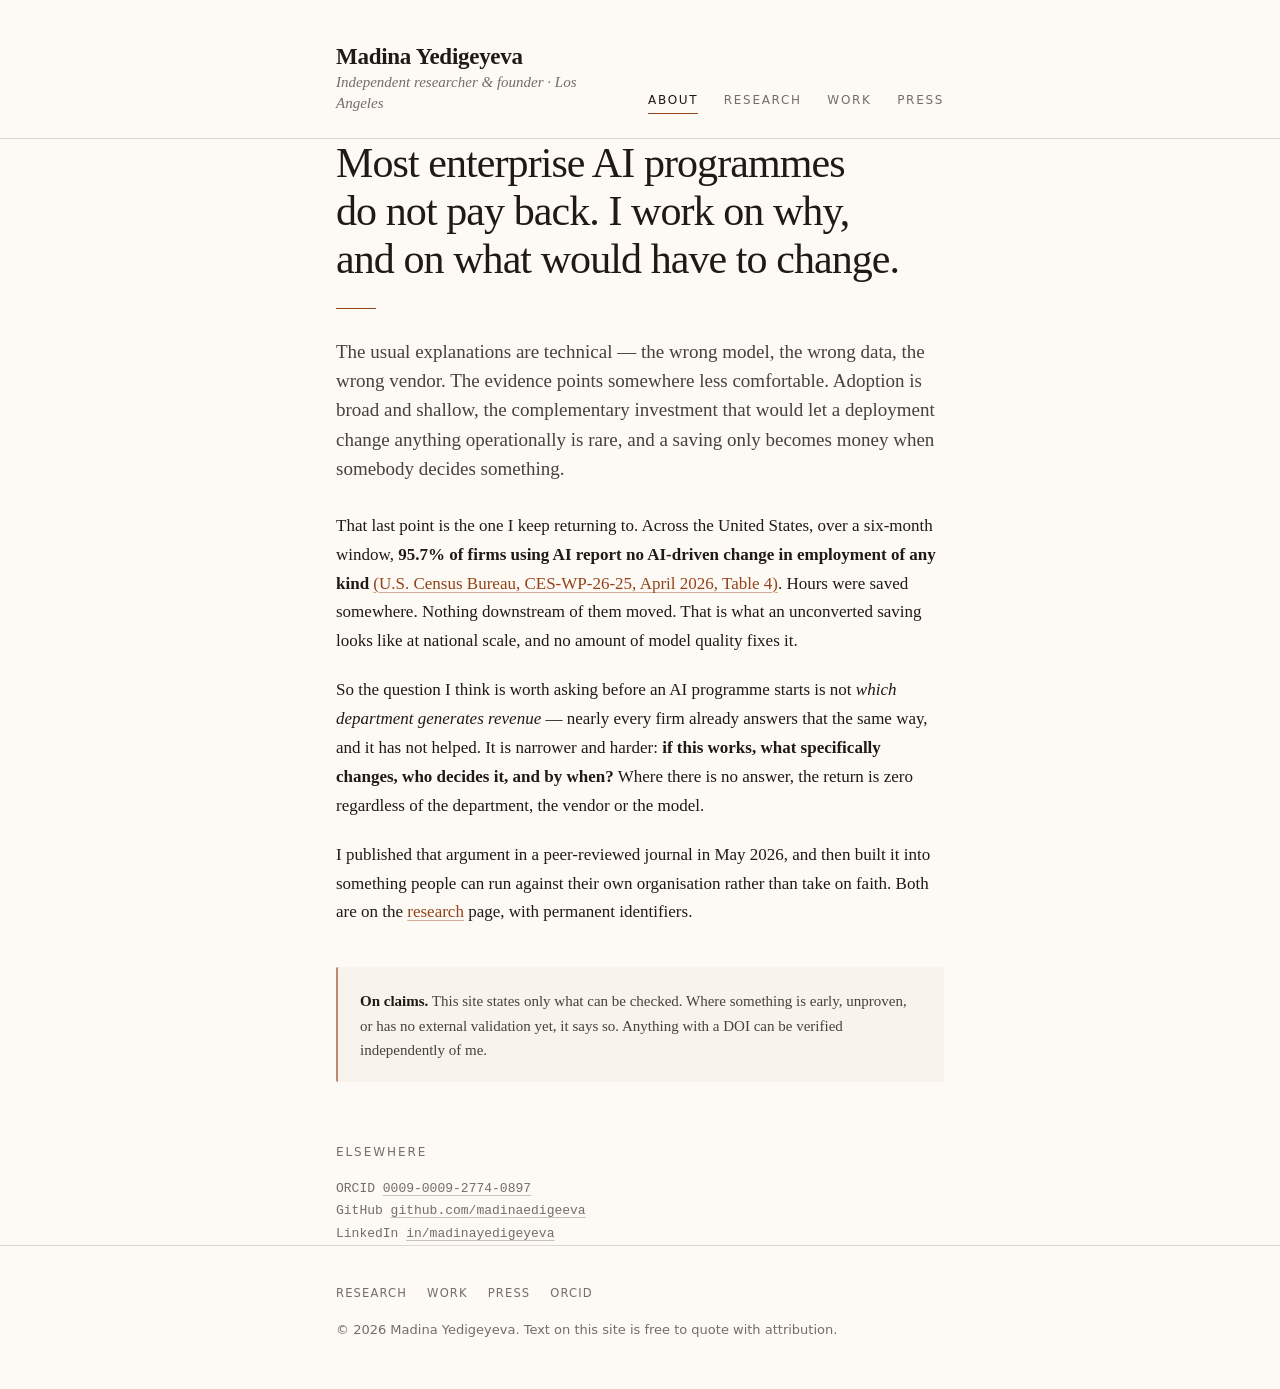
<file: index.html>
<!doctype html>
<html lang="en">
<head>
<meta charset="utf-8">
<meta name="viewport" content="width=device-width, initial-scale=1">
<title>Madina Yedigeyeva</title>
<meta name="description" content="Independent researcher and founder working on the economics and management of enterprise AI adoption — why AI deployments fail to pay back, and what would have to change for them to.">
<link rel="canonical" href="https://madinayedigeyeva.com/">
<link rel="stylesheet" href="style.css">
<meta property="og:type" content="profile">
<meta property="og:title" content="Madina Yedigeyeva">
<meta property="og:description" content="The economics and management of enterprise AI adoption — why deployments fail to pay back.">
<meta property="og:url" content="https://madinayedigeyeva.com/">
<script type="application/ld+json">
{
  "@context": "https://schema.org",
  "@type": "Person",
  "name": "Madina Yedigeyeva",
  "alternateName": "Madina K. Yedigeyeva",
  "url": "https://madinayedigeyeva.com/",
  "identifier": "https://orcid.org/0009-0009-2774-0897",
  "jobTitle": "Independent researcher; founder",
  "knowsAbout": [
    "economics of enterprise AI adoption",
    "return on investment",
    "total cost of ownership",
    "technology management"
  ],
  "sameAs": [
    "https://orcid.org/0009-0009-2774-0897",
    "https://github.com/madinaedigeeva",
    "https://www.linkedin.com/in/madinayedigeyeva"
  ]
}
</script>
</head>
<body>

<header>
  <div class="wrap">
    <p class="name"><a href="/">Madina Yedigeyeva</a></p>
    <p class="role">Independent researcher &amp; founder · Los Angeles</p>
    <nav>
      <a href="/" aria-current="page">about</a>
      <a href="research.html">research</a>
      <a href="work.html">work</a>
      <a href="press.html">press</a>
    </nav>
  </div>
</header>

<main class="wrap">

  <h1>Most enterprise AI programmes do not pay back. I work on why, and on what would have to change.</h1>

  <p class="lead">
    The usual explanations are technical — the wrong model, the wrong data, the wrong vendor.
    The evidence points somewhere less comfortable. Adoption is broad and shallow, the
    complementary investment that would let a deployment change anything operationally is rare,
    and a saving only becomes money when somebody decides something.
  </p>

  <p>
    That last point is the one I keep returning to. Across the United States, over a six-month
    window, <strong>95.7% of firms using AI report no AI-driven change in employment of any
    kind</strong> <a href="https://www2.census.gov/library/working-papers/2026/adrm/ces/CES-WP-26-25.pdf">(U.S.
    Census Bureau, CES-WP-26-25, April 2026, Table 4)</a>. Hours were saved somewhere. Nothing
    downstream of them moved. That is what an unconverted saving looks like at national scale,
    and no amount of model quality fixes it.
  </p>

  <p>
    So the question I think is worth asking before an AI programme starts is not <em>which
    department generates revenue</em> — nearly every firm already answers that the same way, and
    it has not helped. It is narrower and harder:
    <strong>if this works, what specifically changes, who decides it, and by when?</strong>
    Where there is no answer, the return is zero regardless of the department, the vendor or the
    model.
  </p>

  <p>
    I published that argument in a peer-reviewed journal in May 2026, and then built it into
    something people can run against their own organisation rather than take on faith. Both are
    on the <a href="research.html">research</a> page, with permanent identifiers.
  </p>

  <div class="note">
    <p>
      <strong>On claims.</strong> This site states only what can be checked. Where something is
      early, unproven, or has no external validation yet, it says so. Anything with a DOI can be
      verified independently of me.
    </p>
  </div>

  <h2>Elsewhere</h2>
  <p class="ids">
    ORCID <a href="https://orcid.org/0009-0009-2774-0897">0009-0009-2774-0897</a><br>
    GitHub <a href="https://github.com/madinaedigeeva">github.com/madinaedigeeva</a><br>
    LinkedIn <a href="https://www.linkedin.com/in/madinayedigeyeva">in/madinayedigeyeva</a>
  </p>

</main>

<footer>
  <div class="wrap">
    <ul>
      <li><a href="research.html">Research</a></li>
      <li><a href="work.html">Work</a></li>
      <li><a href="press.html">Press</a></li>
      <li><a href="https://orcid.org/0009-0009-2774-0897">ORCID</a></li>
    </ul>
    <p>© 2026 Madina Yedigeyeva. Text on this site is free to quote with attribution.</p>
  </div>
</footer>

</body>
</html>
</file>
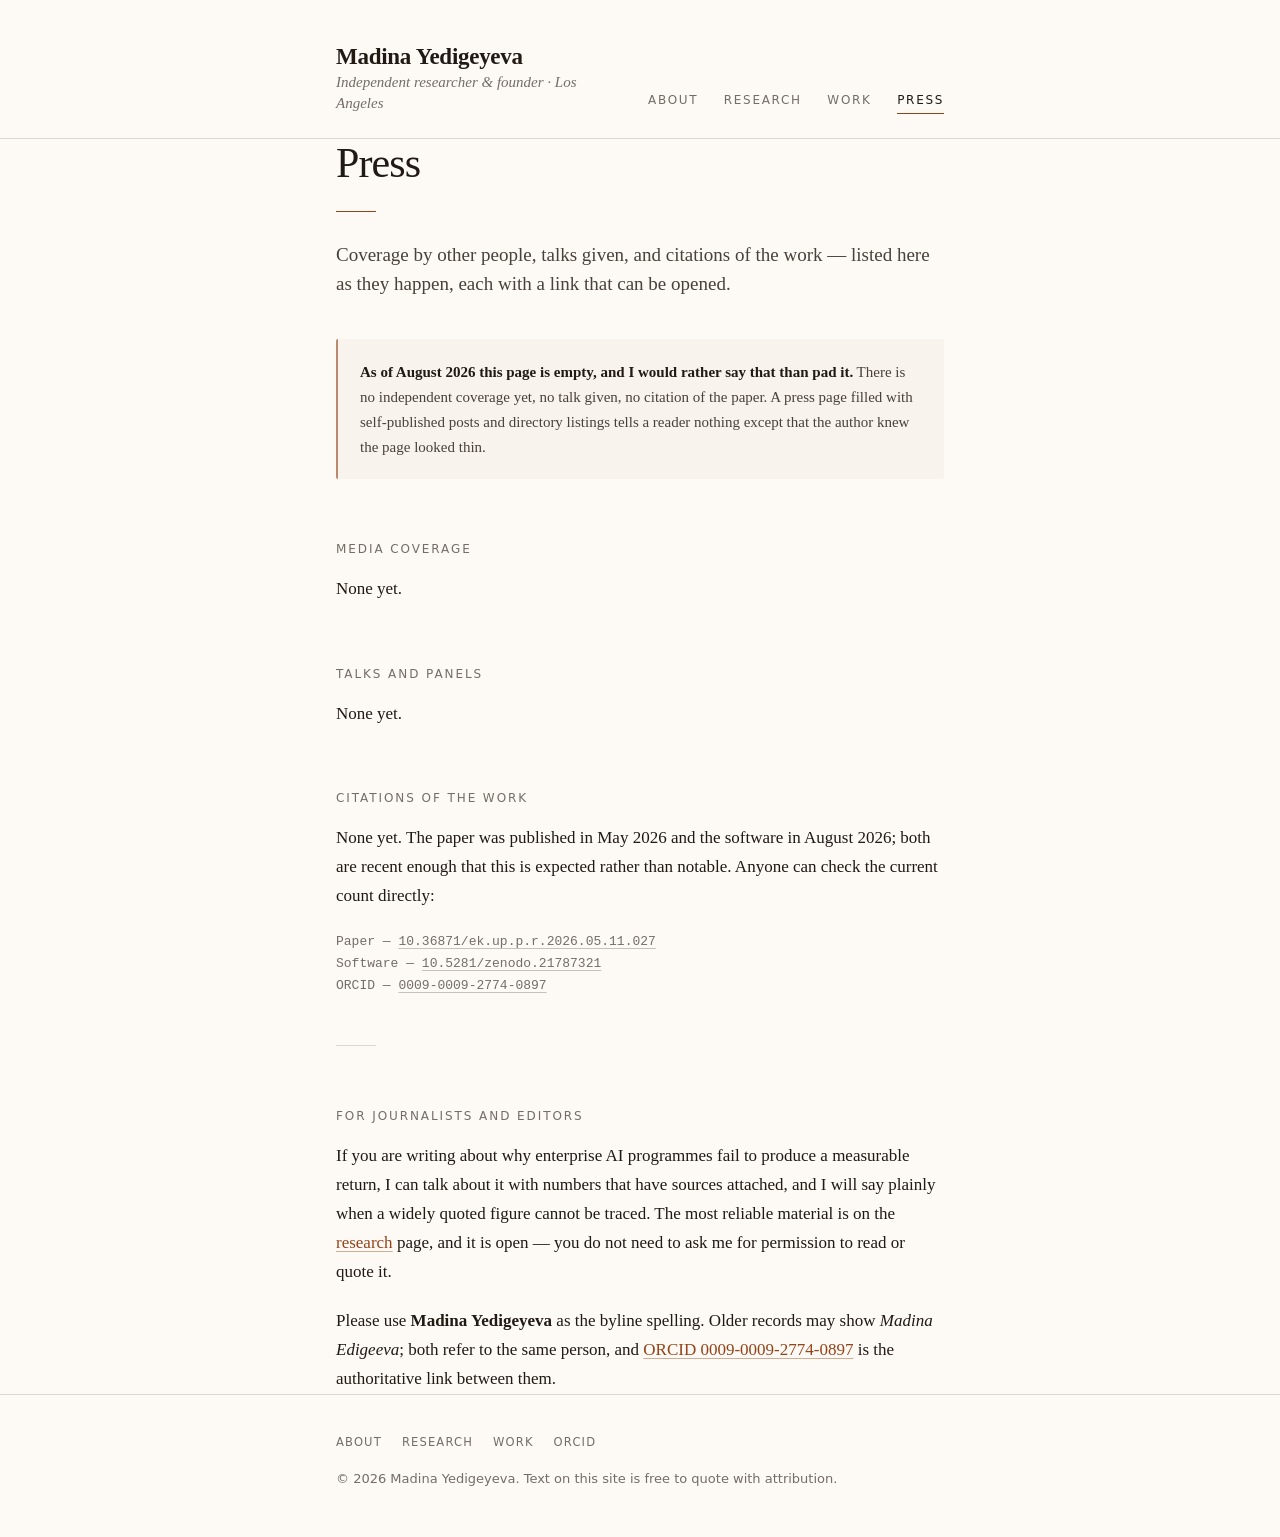
<file: press.html>
<!doctype html>
<html lang="en">
<head>
<meta charset="utf-8">
<meta name="viewport" content="width=device-width, initial-scale=1">
<title>Press — Madina Yedigeyeva</title>
<meta name="description" content="Coverage, talks and citations, listed as they happen. Currently empty, and saying so.">
<link rel="canonical" href="https://madinayedigeyeva.com/press.html">
<link rel="stylesheet" href="style.css">
</head>
<body>

<header>
  <div class="wrap">
    <p class="name"><a href="/">Madina Yedigeyeva</a></p>
    <p class="role">Independent researcher &amp; founder · Los Angeles</p>
    <nav>
      <a href="/">about</a>
      <a href="research.html">research</a>
      <a href="work.html">work</a>
      <a href="press.html" aria-current="page">press</a>
    </nav>
  </div>
</header>

<main class="wrap">

  <h1>Press</h1>

  <p class="lead">
    Coverage by other people, talks given, and citations of the work — listed here as they
    happen, each with a link that can be opened.
  </p>

  <div class="note">
    <p>
      <strong>As of August 2026 this page is empty, and I would rather say that than pad it.</strong>
      There is no independent coverage yet, no talk given, no citation of the paper. A press
      page filled with self-published posts and directory listings tells a reader nothing except
      that the author knew the page looked thin.
    </p>
  </div>

  <h2>Media coverage</h2>
  <p>None yet.</p>

  <h2>Talks and panels</h2>
  <p>None yet.</p>

  <h2>Citations of the work</h2>
  <p>
    None yet. The paper was published in May 2026 and the software in August 2026; both are
    recent enough that this is expected rather than notable. Anyone can check the current count
    directly:
  </p>
  <p class="ids">
    Paper — <a href="https://doi.org/10.36871/ek.up.p.r.2026.05.11.027">10.36871/ek.up.p.r.2026.05.11.027</a><br>
    Software — <a href="https://doi.org/10.5281/zenodo.21787321">10.5281/zenodo.21787321</a><br>
    ORCID — <a href="https://orcid.org/0009-0009-2774-0897">0009-0009-2774-0897</a>
  </p>

  <hr>

  <h2>For journalists and editors</h2>
  <p>
    If you are writing about why enterprise AI programmes fail to produce a measurable return,
    I can talk about it with numbers that have sources attached, and I will say plainly when a
    widely quoted figure cannot be traced. The most reliable material is on the
    <a href="research.html">research</a> page, and it is open — you do not need to ask me for
    permission to read or quote it.
  </p>
  <p>
    Please use <strong>Madina Yedigeyeva</strong> as the byline spelling. Older records may show
    <em>Madina Edigeeva</em>; both refer to the same person, and
    <a href="https://orcid.org/0009-0009-2774-0897">ORCID 0009-0009-2774-0897</a> is the
    authoritative link between them.
  </p>

</main>

<footer>
  <div class="wrap">
    <ul>
      <li><a href="/">About</a></li>
      <li><a href="research.html">Research</a></li>
      <li><a href="work.html">Work</a></li>
      <li><a href="https://orcid.org/0009-0009-2774-0897">ORCID</a></li>
    </ul>
    <p>© 2026 Madina Yedigeyeva. Text on this site is free to quote with attribution.</p>
  </div>
</footer>

</body>
</html>
</file>
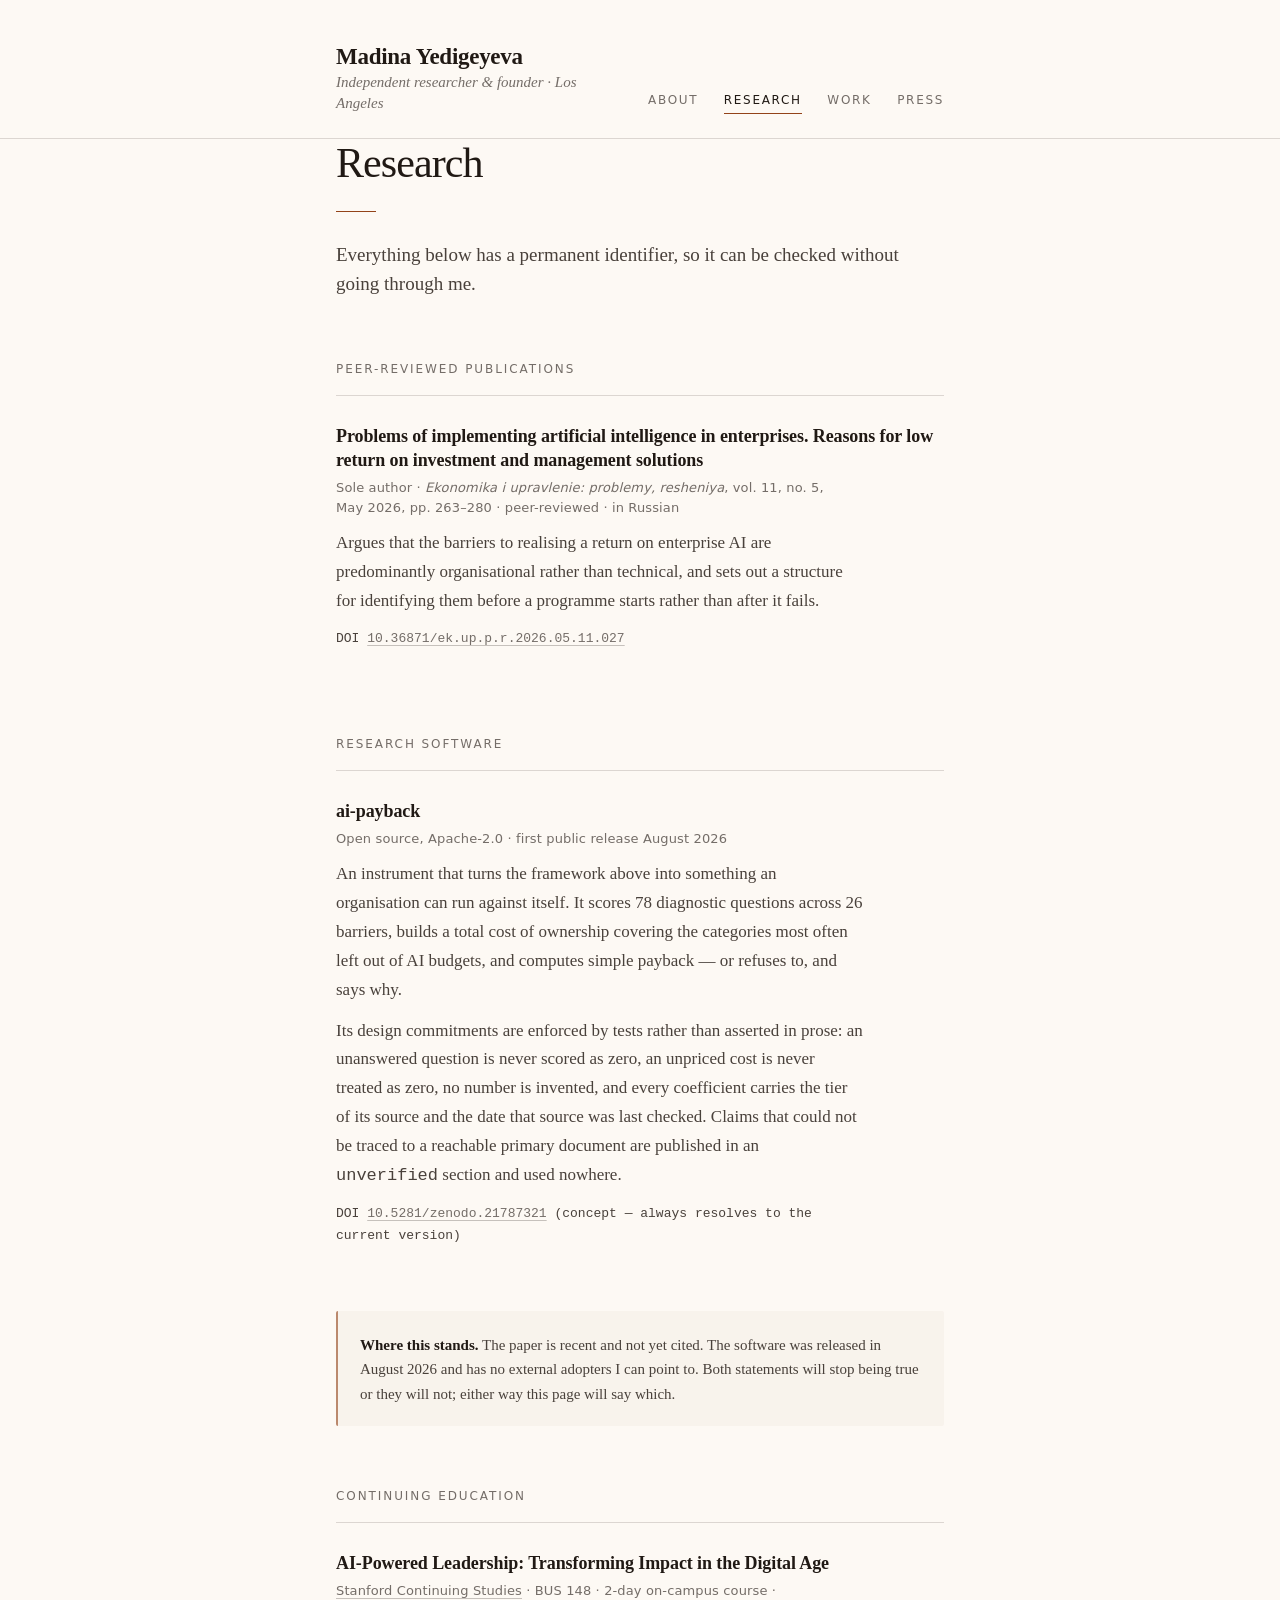
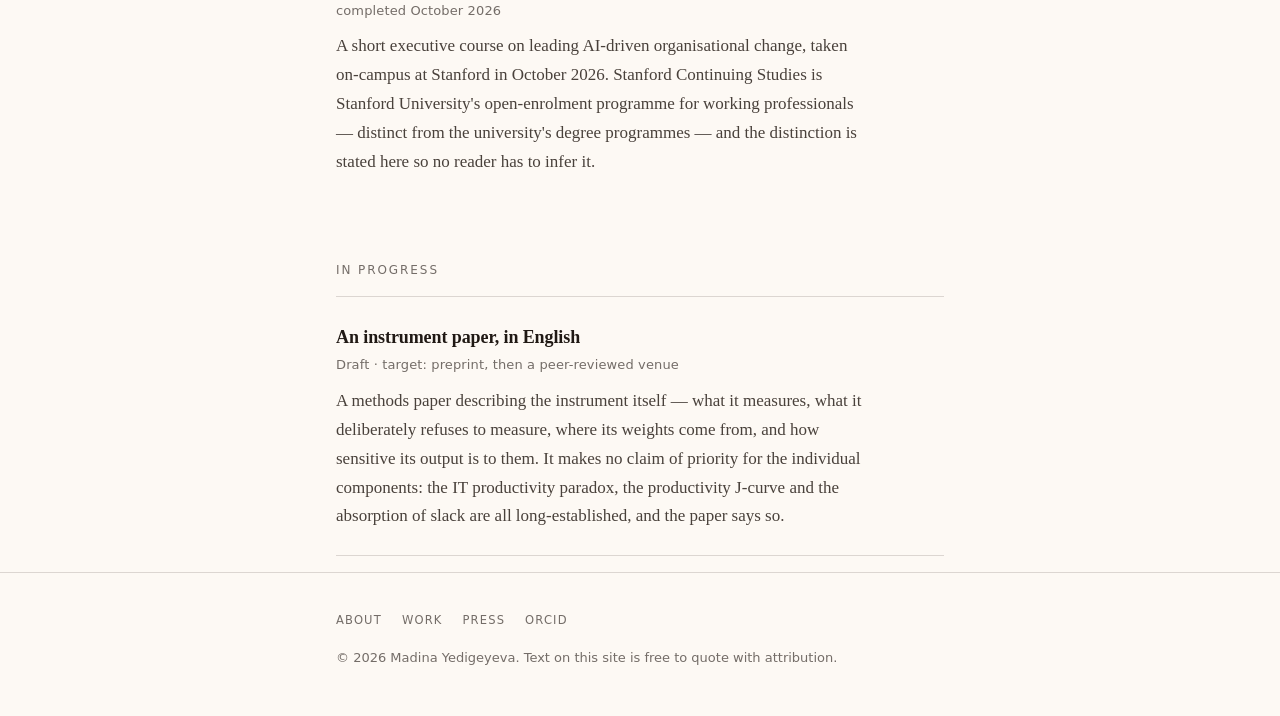
<file: research.html>
<!doctype html>
<html lang="en">
<head>
<meta charset="utf-8">
<meta name="viewport" content="width=device-width, initial-scale=1">
<title>Research — Madina Yedigeyeva</title>
<meta name="description" content="Peer-reviewed publications and open research software on the economics of enterprise AI adoption, each with a permanent identifier.">
<link rel="canonical" href="https://madinayedigeyeva.com/research.html">
<link rel="stylesheet" href="style.css">
</head>
<body>

<header>
  <div class="wrap">
    <p class="name"><a href="/">Madina Yedigeyeva</a></p>
    <p class="role">Independent researcher &amp; founder · Los Angeles</p>
    <nav>
      <a href="/">about</a>
      <a href="research.html" aria-current="page">research</a>
      <a href="work.html">work</a>
      <a href="press.html">press</a>
    </nav>
  </div>
</header>

<main class="wrap">

  <h1>Research</h1>

  <p class="lead">
    Everything below has a permanent identifier, so it can be checked without going through me.
  </p>

  <h2>Peer-reviewed publications</h2>

  <div class="item">
    <h3><a href="https://doi.org/10.36871/ek.up.p.r.2026.05.11.027">Problems of implementing
      artificial intelligence in enterprises. Reasons for low return on investment and
      management solutions</a></h3>
    <p class="meta">Sole author · <em>Ekonomika i upravlenie: problemy, resheniya</em>,
      vol. 11, no. 5, May 2026, pp. 263–280 · peer-reviewed · in Russian</p>
    <p>
      Argues that the barriers to realising a return on enterprise AI are predominantly
      organisational rather than technical, and sets out a structure for identifying them
      before a programme starts rather than after it fails.
    </p>
    <p class="ids">DOI <a href="https://doi.org/10.36871/ek.up.p.r.2026.05.11.027">10.36871/ek.up.p.r.2026.05.11.027</a></p>
  </div>

  <h2>Research software</h2>

  <div class="item">
    <h3><a href="https://github.com/madinaedigeeva/ai-payback">ai-payback</a></h3>
    <p class="meta">Open source, Apache-2.0 · first public release August 2026</p>
    <p>
      An instrument that turns the framework above into something an organisation can run
      against itself. It scores 78 diagnostic questions across 26 barriers, builds a total cost
      of ownership covering the categories most often left out of AI budgets, and computes
      simple payback — or refuses to, and says why.
    </p>
    <p>
      Its design commitments are enforced by tests rather than asserted in prose: an unanswered
      question is never scored as zero, an unpriced cost is never treated as zero, no number is
      invented, and every coefficient carries the tier of its source and the date that source
      was last checked. Claims that could not be traced to a reachable primary document are
      published in an <code>unverified</code> section and used nowhere.
    </p>
    <p class="ids">
      DOI <a href="https://doi.org/10.5281/zenodo.21787321">10.5281/zenodo.21787321</a>
      (concept — always resolves to the current version)
    </p>
  </div>

  <div class="note">
    <p>
      <strong>Where this stands.</strong> The paper is recent and not yet cited. The software
      was released in August 2026 and has no external adopters I can point to. Both statements
      will stop being true or they will not; either way this page will say which.
    </p>
  </div>

  <h2>Continuing education</h2>

  <div class="item">
    <h3>AI-Powered Leadership: Transforming Impact in the Digital Age</h3>
    <p class="meta"><a href="https://continuingstudies.stanford.edu/">Stanford Continuing
      Studies</a> · BUS 148 · 2-day on-campus course · completed October 2026</p>
    <p>
      A short executive course on leading AI-driven organisational change, taken on-campus at
      Stanford in October 2026. Stanford Continuing Studies is Stanford University's
      open-enrolment programme for working professionals — distinct from the university's
      degree programmes — and the distinction is stated here so no reader has to infer it.
    </p>
  </div>

  <h2>In progress</h2>

  <div class="item">
    <h3>An instrument paper, in English</h3>
    <p class="meta">Draft · target: preprint, then a peer-reviewed venue</p>
    <p>
      A methods paper describing the instrument itself — what it measures, what it deliberately
      refuses to measure, where its weights come from, and how sensitive its output is to them.
      It makes no claim of priority for the individual components: the IT productivity paradox,
      the productivity J-curve and the absorption of slack are all long-established, and the
      paper says so.
    </p>
  </div>

</main>

<footer>
  <div class="wrap">
    <ul>
      <li><a href="/">About</a></li>
      <li><a href="work.html">Work</a></li>
      <li><a href="press.html">Press</a></li>
      <li><a href="https://orcid.org/0009-0009-2774-0897">ORCID</a></li>
    </ul>
    <p>© 2026 Madina Yedigeyeva. Text on this site is free to quote with attribution.</p>
  </div>
</footer>

</body>
</html>
</file>
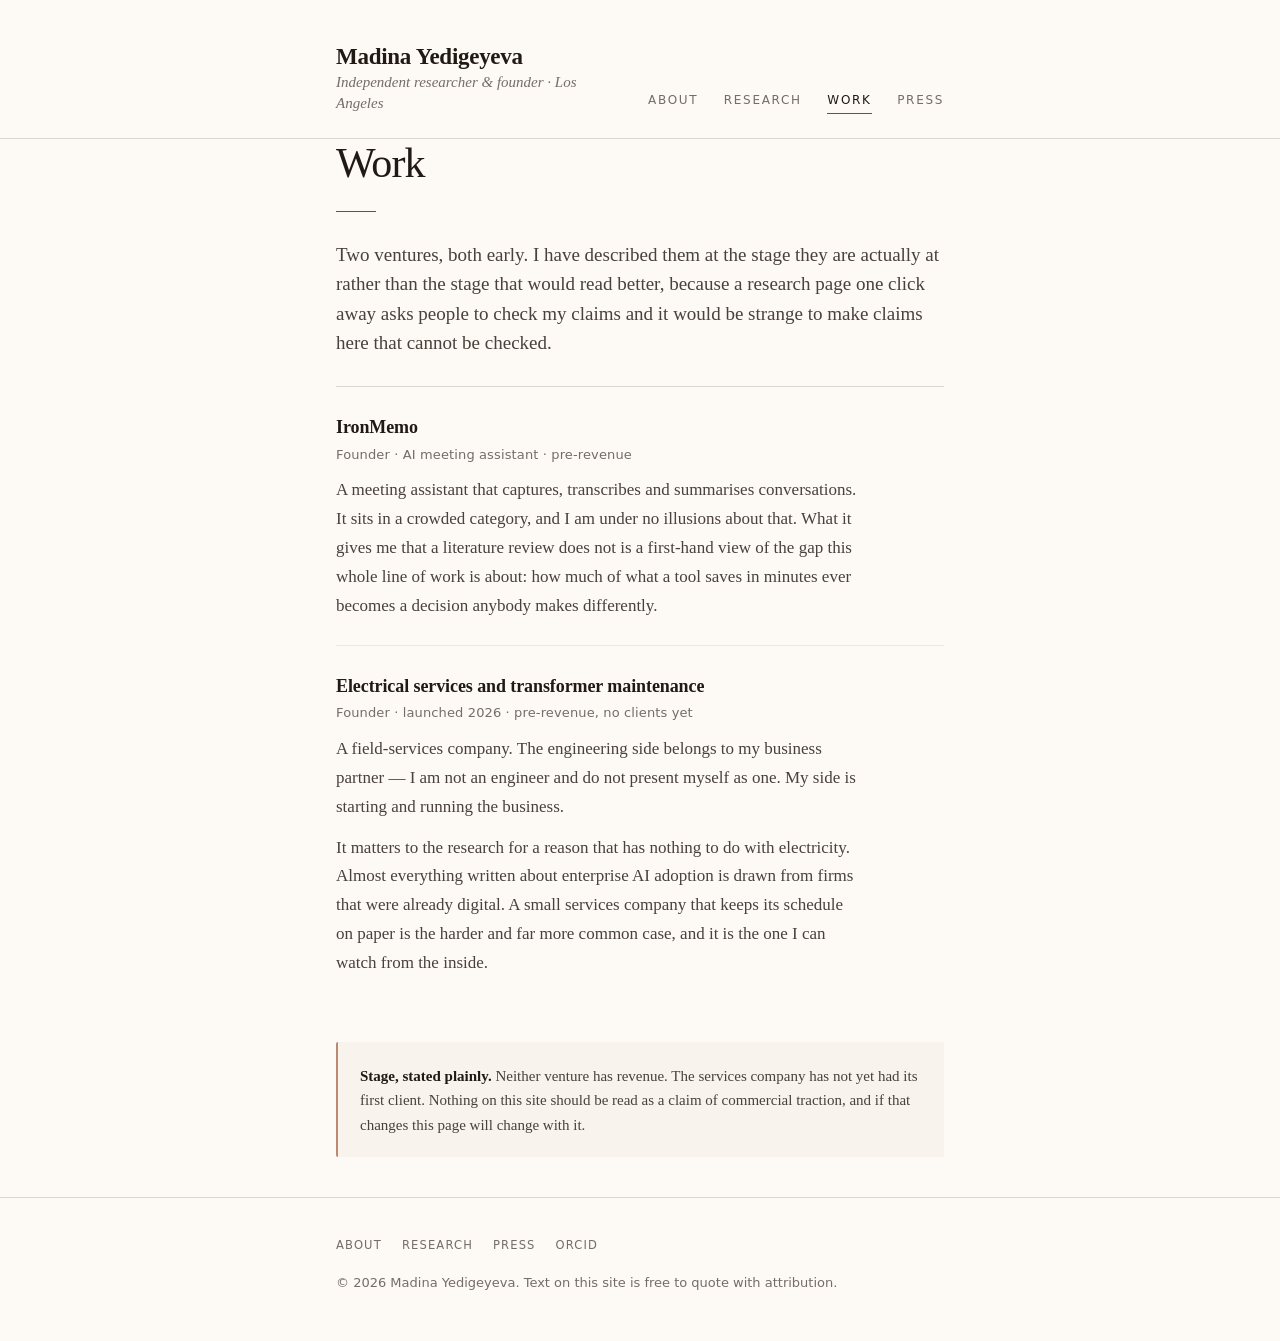
<file: work.html>
<!doctype html>
<html lang="en">
<head>
<meta charset="utf-8">
<meta name="viewport" content="width=device-width, initial-scale=1">
<title>Work — Madina Yedigeyeva</title>
<meta name="description" content="Ventures founded, described at the stage they are actually at.">
<link rel="canonical" href="https://madinayedigeyeva.com/work.html">
<link rel="stylesheet" href="style.css">
</head>
<body>

<header>
  <div class="wrap">
    <p class="name"><a href="/">Madina Yedigeyeva</a></p>
    <p class="role">Independent researcher &amp; founder · Los Angeles</p>
    <nav>
      <a href="/">about</a>
      <a href="research.html">research</a>
      <a href="work.html" aria-current="page">work</a>
      <a href="press.html">press</a>
    </nav>
  </div>
</header>

<main class="wrap">

  <h1>Work</h1>

  <p class="lead">
    Two ventures, both early. I have described them at the stage they are actually at rather
    than the stage that would read better, because a research page one click away asks people
    to check my claims and it would be strange to make claims here that cannot be checked.
  </p>

  <div class="item">
    <h3>IronMemo</h3>
    <p class="meta">Founder · AI meeting assistant · pre-revenue</p>
    <p>
      A meeting assistant that captures, transcribes and summarises conversations. It sits in a
      crowded category, and I am under no illusions about that. What it gives me that a
      literature review does not is a first-hand view of the gap this whole line of work is
      about: how much of what a tool saves in minutes ever becomes a decision anybody makes
      differently.
    </p>
  </div>

  <div class="item">
    <h3>Electrical services and transformer maintenance</h3>
    <p class="meta">Founder · launched 2026 · pre-revenue, no clients yet</p>
    <p>
      A field-services company. The engineering side belongs to my business partner — I am not
      an engineer and do not present myself as one. My side is starting and running the business.
    </p>
    <p>
      It matters to the research for a reason that has nothing to do with electricity. Almost
      everything written about enterprise AI adoption is drawn from firms that were already
      digital. A small services company that keeps its schedule on paper is the harder and far
      more common case, and it is the one I can watch from the inside.
    </p>
  </div>

  <div class="note">
    <p>
      <strong>Stage, stated plainly.</strong> Neither venture has revenue. The services company
      has not yet had its first client. Nothing on this site should be read as a claim of
      commercial traction, and if that changes this page will change with it.
    </p>
  </div>

</main>

<footer>
  <div class="wrap">
    <ul>
      <li><a href="/">About</a></li>
      <li><a href="research.html">Research</a></li>
      <li><a href="press.html">Press</a></li>
      <li><a href="https://orcid.org/0009-0009-2774-0897">ORCID</a></li>
    </ul>
    <p>© 2026 Madina Yedigeyeva. Text on this site is free to quote with attribution.</p>
  </div>
</footer>

</body>
</html>
</file>
<file: style.css>
/* Madina Yedigeyeva — personal site.
   No framework, no build step, no external requests. One stylesheet, hand-written,
   so that in ten years it still renders exactly as it does today.

   Palette uses OKLCH — perceptually uniform, deterministic, and supported by every
   current browser. Fallback hex comments live beside each token. */

:root {
  /* Light mode — warm paper, deep walnut text, terracotta accent */
  --bg:          oklch(98.5% 0.008 75);   /* ~#fbf8f3 */
  --bg-raised:   oklch(96.5% 0.010 72);   /* ~#f3eee5 */
  --fg:          oklch(22% 0.015 55);     /* ~#231d17 */
  --fg-soft:     oklch(38% 0.015 60);     /* ~#4b3f33 */
  --muted:       oklch(54% 0.012 65);     /* ~#7c6f5f */
  --rule:        oklch(88% 0.010 70);     /* ~#ddd5c7 */
  --rule-soft:   oklch(93% 0.008 70);     /* ~#ece6d9 */
  --accent:      oklch(48% 0.120 45);     /* ~#9e4a26 */
  --accent-soft: oklch(48% 0.120 45 / 0.14);

  /* Type stacks */
  --serif: ui-serif, "Iowan Old Style", "Palatino Linotype", "Georgia Pro", Georgia,
           "Charter", "Noto Serif", serif;
  --sans:  ui-sans-serif, system-ui, -apple-system, "Segoe UI", "Inter",
           "Helvetica Neue", sans-serif;
  --mono:  ui-monospace, SFMono-Regular, "SF Mono", "JetBrains Mono", Menlo,
           Consolas, monospace;

  /* Measure and rhythm */
  --col:    42rem;                     /* reading column, prose and items alike */
  --gutter: clamp(1.25rem, 4.5vw, 2rem);
  --radius: 2px;
}

@media (prefers-color-scheme: dark) {
  :root {
    --bg:          oklch(16% 0.012 70);   /* ~#1a1612 */
    --bg-raised:   oklch(20% 0.012 70);   /* ~#221d17 */
    --fg:          oklch(92% 0.012 80);   /* ~#ece4d4 */
    --fg-soft:     oklch(80% 0.014 75);   /* ~#cfc3ad */
    --muted:       oklch(63% 0.013 70);   /* ~#9a8d79 */
    --rule:        oklch(30% 0.012 70);   /* ~#3a3127 */
    --rule-soft:   oklch(24% 0.012 70);   /* ~#2b241c */
    --accent:      oklch(74% 0.130 55);   /* ~#e4a076 */
    --accent-soft: oklch(74% 0.130 55 / 0.16);
  }
}

/* ---------- reset ---------- */

*, *::before, *::after { box-sizing: border-box; }
html { -webkit-text-size-adjust: 100%; }
img, svg { max-width: 100%; height: auto; display: block; }

body {
  margin: 0;
  background: var(--bg);
  color: var(--fg);
  font: 400 1.0625rem/1.7 var(--serif);
  font-feature-settings: "kern", "liga", "onum";
  text-rendering: optimizeLegibility;
  -webkit-font-smoothing: antialiased;
  -moz-osx-font-smoothing: grayscale;
  font-synthesis-weight: none;
}

::selection { background: var(--accent-soft); color: var(--fg); }

:focus-visible {
  outline: 2px solid var(--accent);
  outline-offset: 3px;
  border-radius: var(--radius);
}

/* ---------- layout wrap ---------- */

.wrap {
  max-width: var(--col);
  margin: 0 auto;
  padding: 0 var(--gutter);
}

/* ---------- header ---------- */

header {
  border-bottom: 1px solid var(--rule);
  padding: 2.75rem 0 1.5rem;
}

header .wrap {
  display: grid;
  gap: 0.15rem 1.5rem;
  grid-template-columns: 1fr auto;
  align-items: end;
}

header .name {
  grid-column: 1;
  font: 600 1.4375rem/1.1 var(--serif);
  letter-spacing: -0.012em;
  margin: 0;
}
header .name a { color: inherit; text-decoration: none; }
header .name a:hover { color: var(--accent); }

header .role {
  grid-column: 1;
  margin: 0;
  color: var(--muted);
  font: 400 italic 0.9375rem/1.4 var(--serif);
}

nav {
  grid-column: 2;
  grid-row: 1 / span 2;
  display: flex;
  flex-wrap: wrap;
  gap: 1.6rem;
  align-self: end;
}

nav a {
  font: 500 0.75rem/1 var(--sans);
  letter-spacing: 0.14em;
  text-transform: uppercase;
  color: var(--muted);
  text-decoration: none;
  padding-bottom: 0.4rem;
  border-bottom: 1px solid transparent;
  transition: color 120ms ease, border-color 120ms ease;
}
nav a:hover { color: var(--fg); }
nav a[aria-current="page"] {
  color: var(--fg);
  border-bottom-color: var(--accent);
}

/* ---------- content ---------- */

main { padding: 4rem 0 5rem; }

h1 {
  font: 400 clamp(1.9rem, 4vw, 2.625rem)/1.15 var(--serif);
  letter-spacing: -0.022em;
  margin: 0 0 1.75rem;
  max-width: 28ch;
  text-wrap: balance;
}

h1::after {
  content: "";
  display: block;
  width: 2.5rem;
  height: 1px;
  background: var(--accent);
  margin-top: 1.5rem;
}

h2 {
  font: 500 0.75rem/1 var(--sans);
  letter-spacing: 0.16em;
  text-transform: uppercase;
  color: var(--muted);
  margin: 4rem 0 1.25rem;
}

h3 {
  font: 600 1.125rem/1.35 var(--serif);
  letter-spacing: -0.005em;
  margin: 0 0 0.4rem;
}

p { margin: 0 0 1.25rem; hyphens: auto; }
main > p { max-width: 36em; }
p:last-child { margin-bottom: 0; }

.lead {
  font: 400 1.1875rem/1.55 var(--serif);
  color: var(--fg-soft);
  margin-bottom: 1.75rem;
  max-width: 34em;
  text-wrap: pretty;
}

strong { font-weight: 600; color: var(--fg); }
em { font-style: italic; }

a {
  color: var(--accent);
  text-decoration: underline;
  text-decoration-thickness: 1px;
  text-underline-offset: 3px;
  text-decoration-color: color-mix(in oklch, var(--accent) 42%, transparent);
  transition: text-decoration-color 120ms ease, color 120ms ease;
}
a:hover { text-decoration-color: var(--accent); }

hr {
  border: 0;
  border-top: 1px solid var(--rule);
  width: 2.5rem;
  margin: 3rem 0;
}

/* ---------- item list ---------- */

.item {
  border-top: 1px solid var(--rule);
  padding: 1.75rem 0 1.5rem;
  display: grid;
  gap: 0.35rem;
}
.item + .item { border-top-color: var(--rule-soft); }
.item:last-of-type { border-bottom: 1px solid var(--rule); margin-bottom: 1rem; }

.item h3 { margin: 0; }
.item h3 a { color: inherit; text-decoration: none; }
.item h3 a:hover { color: var(--accent); }

.item .meta {
  font: 400 0.8125rem/1.5 var(--sans);
  letter-spacing: 0.01em;
  color: var(--muted);
  margin: 0;
}
.item .meta a {
  color: var(--muted);
  text-decoration-color: color-mix(in oklch, var(--muted) 40%, transparent);
}
.item .meta a:hover { color: var(--accent); text-decoration-color: var(--accent); }

.item p {
  margin: 0.4rem 0 0;
  color: var(--fg-soft);
  max-width: 62ch;
}

.ids {
  font: 400 0.8125rem/1.7 var(--mono);
  font-feature-settings: "ss01", "tnum";
  color: var(--muted);
  margin-top: 0.5rem;
  word-break: break-word;
}
.ids a {
  color: var(--muted);
  text-decoration-color: color-mix(in oklch, var(--muted) 40%, transparent);
}
.ids a:hover { color: var(--accent); text-decoration-color: var(--accent); }

/* ---------- callout ---------- */

.note {
  background: var(--bg-raised);
  padding: 1.35rem 1.5rem 1.2rem;
  margin: 2.5rem 0;
  font: 400 0.9375rem/1.65 var(--serif);
  color: var(--fg-soft);
  border-radius: var(--radius);
  position: relative;
  overflow: hidden;
}
.note::before {
  content: "";
  position: absolute;
  left: 0; top: 0; bottom: 0;
  width: 2px;
  background: var(--accent);
  opacity: 0.6;
}
.note p { margin: 0 0 0.6rem; }
.note p:last-child { margin-bottom: 0; }
.note strong { color: var(--fg); }

/* ---------- footer ---------- */

footer {
  border-top: 1px solid var(--rule);
  padding: 2.25rem 0 3rem;
  font: 400 0.8125rem/1.65 var(--sans);
  color: var(--muted);
}
footer .wrap {
  display: flex;
  justify-content: space-between;
  align-items: flex-end;
  flex-wrap: wrap;
  gap: 1rem 2rem;
}
footer ul {
  list-style: none;
  margin: 0;
  padding: 0;
  display: flex;
  flex-wrap: wrap;
  gap: 1.25rem;
}
footer a {
  color: var(--muted);
  text-decoration: none;
  letter-spacing: 0.1em;
  text-transform: uppercase;
  font-size: 0.72rem;
}
footer a:hover { color: var(--accent); }
footer p { margin: 0; font-size: 0.8125rem; }

/* ---------- responsive ---------- */

@media (max-width: 38rem) {
  body { font-size: 1rem; line-height: 1.68; }
  header { padding: 2rem 0 1.25rem; }
  header .wrap {
    grid-template-columns: 1fr;
    gap: 0.4rem;
  }
  header .name { font-size: 1.25rem; }
  nav {
    grid-column: 1;
    grid-row: auto;
    margin-top: 0.75rem;
    gap: 1.1rem;
  }
  nav a { font-size: 0.72rem; letter-spacing: 0.13em; }
  main { padding: 2.75rem 0 3.5rem; }
  h1 { margin-bottom: 1.4rem; }
  h1::after { margin-top: 1.1rem; }
  h2 { margin-top: 3rem; }
  .lead { font-size: 1.0625rem; }
  .item { padding: 1.4rem 0 1.2rem; }
  .note { padding: 1.1rem 1.15rem 1rem; }
  footer .wrap {
    flex-direction: column;
    align-items: flex-start;
  }
}

/* ---------- reduced motion ---------- */

@media (prefers-reduced-motion: reduce) {
  * { transition-duration: 0s !important; animation-duration: 0s !important; }
}

/* ---------- print ---------- */

@media print {
  :root {
    --bg: #fff;
    --bg-raised: #fff;
    --fg: #000;
    --fg-soft: #222;
    --muted: #444;
    --rule: #ccc;
    --rule-soft: #ddd;
    --accent: #000;
  }
  body { font-size: 11pt; line-height: 1.5; }
  nav, footer { display: none; }
  h1::after { background: #000; }
  a { color: #000; text-decoration: underline; }
  a::after {
    content: " (" attr(href) ")";
    font-size: 0.8em;
    color: #555;
    word-break: break-all;
  }
  .note { border: 1px solid #ccc; background: transparent; }
  .note::before { display: none; }
}
</file>
